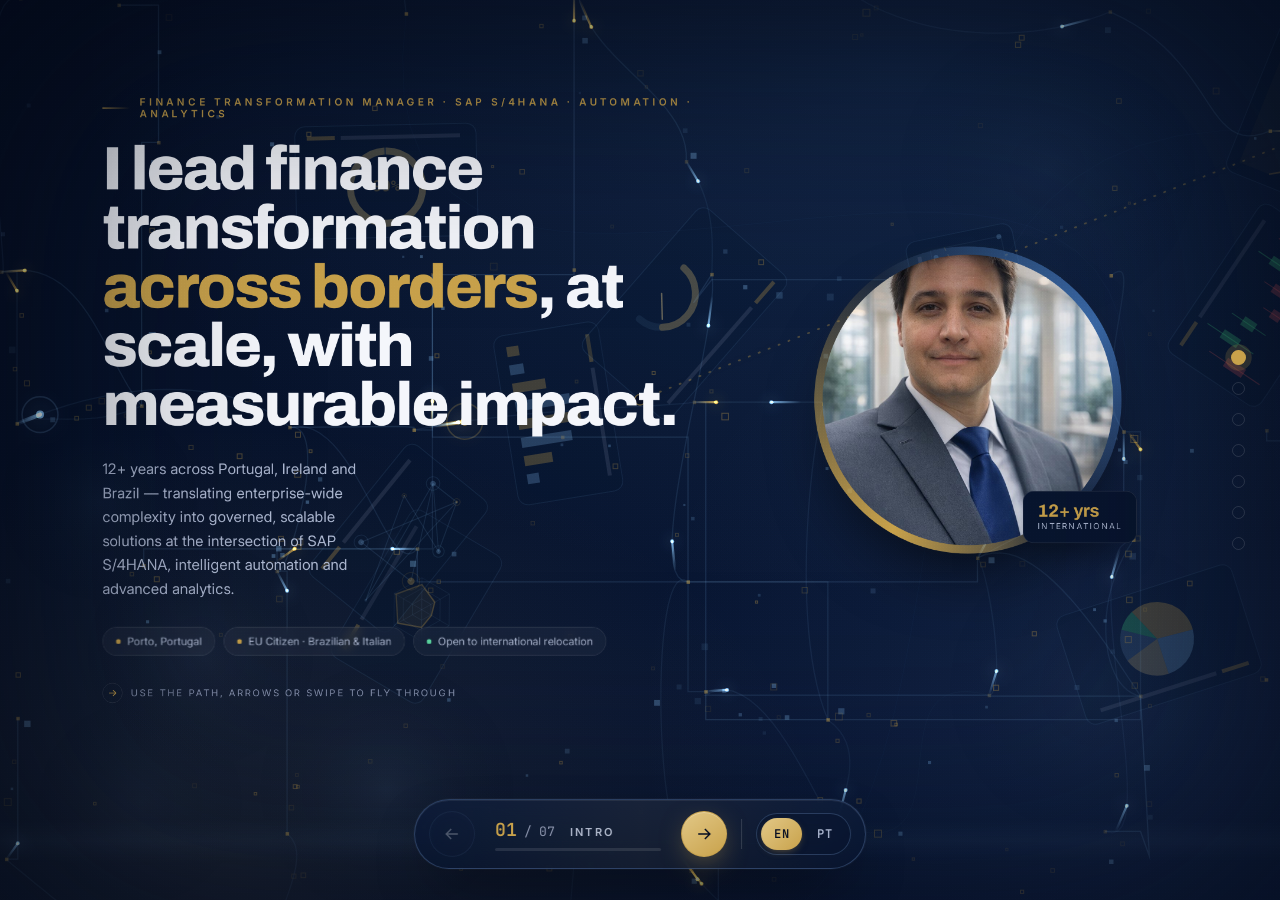
<file: index.html>
<!DOCTYPE html>
<html lang="en">
<head>
<meta charset="UTF-8" />
<meta name="viewport" content="width=device-width, initial-scale=1.0, viewport-fit=cover" />
<title>Marlon B. Siqueira — Finance Transformation Manager</title>
<meta name="description" content="Marlon B. Siqueira — Finance Transformation Manager. SAP S/4HANA, intelligent automation and advanced analytics across multinational SSC/GBS environments. 12+ years international experience. Lean Six Sigma Green Belt." />
<meta name="author" content="Marlon B. Siqueira" />
<meta name="theme-color" content="#06112B" />
<meta property="og:type" content="website" />
<meta property="og:title" content="Marlon B. Siqueira — Finance Transformation Manager" />
<meta property="og:description" content="SAP S/4HANA · Intelligent Automation · Advanced Analytics · SSC/GBS. 12+ years international experience." />
<meta property="og:url" content="https://marlonbsiqueira.github.io/marlonbsiqueira-site/" />
<meta property="og:site_name" content="Marlon B. Siqueira" />
<meta property="og:image" content="https://marlonbsiqueira.github.io/marlonbsiqueira-site/assets/img/og-image.jpg" />
<meta property="og:image:width" content="1200" />
<meta property="og:image:height" content="630" />
<meta property="og:image:alt" content="Marlon B. Siqueira — Finance Transformation Manager" />
<meta name="twitter:card" content="summary_large_image" />
<meta name="twitter:image" content="https://marlonbsiqueira.github.io/marlonbsiqueira-site/assets/img/og-image.jpg" />
<link rel="canonical" href="https://marlonbsiqueira.github.io/marlonbsiqueira-site/" />
<link rel="icon" type="image/png" href="assets/img/favicon.png" />
<link rel="preconnect" href="https://fonts.googleapis.com" />
<link rel="preconnect" href="https://fonts.gstatic.com" crossorigin />
<link href="https://fonts.googleapis.com/css2?family=Archivo:wght@600..900&family=Inter:wght@400..700&family=JetBrains+Mono:wght@500..600&display=swap" rel="stylesheet" />
<link rel="stylesheet" href="css/styles.css" />
</head>
<body>

<!-- ===== ambient layers ===== -->
<div class="sky" aria-hidden="true"></div>
<canvas id="fxCircuit" aria-hidden="true"></canvas>
<canvas id="fxMatrix" aria-hidden="true"></canvas>

<!-- ============ THE ZOOM CANVAS ============ -->
<div class="viewport">
  <div class="world" id="world">

    <!-- depth glyphs -->
    <div class="ghost gold" aria-hidden="true" style="left:5500px;top:1280px;font-size:700px;transform:rotate(-6deg)">12+</div>
    <div class="ghost" aria-hidden="true" style="left:8050px;top:2720px;font-size:360px;transform:rotate(-8deg)">REACH</div>
    <div class="ghost" aria-hidden="true" style="left:6250px;top:4520px;font-size:320px;transform:rotate(6deg)">EUROPE</div>
    <div class="ghost" aria-hidden="true" style="left:1750px;top:3760px;font-size:330px;transform:rotate(-7deg)">LEAN</div>
    <div class="ghost fill" aria-hidden="true" style="left:3500px;top:1040px;font-size:300px;transform:rotate(2deg)">SAP S/4HANA</div>
    <div class="ghost fill" aria-hidden="true" style="left:3900px;top:5060px;font-size:300px;transform:rotate(-1deg)">TRANSFORMATION</div>
    <div class="ghost fill" aria-hidden="true" style="left:6700px;top:780px;font-size:300px;transform:rotate(5deg)">IMPACT</div>

    <!-- connecting path -->
    <svg class="path-svg" id="pathSvg" aria-hidden="true"><polyline class="path-line" id="pathLine" points=""></polyline></svg>

    <!-- ===== STOP 0 — HERO ===== -->
    <section class="stop" id="s-hero" data-x="4100" data-y="2700" data-rot="0" data-screen-label="Hero" aria-label="Introduction">
      <div class="hero">
        <div>
          <p class="eyebrow" data-i18n="hero.eyebrow">Finance Transformation Manager · SAP S/4HANA · Automation · Analytics</p>
          <h1 class="display"><span data-i18n="hero.headline">I lead finance transformation <span class="text-gold">across borders</span>, at scale, with measurable impact.</span></h1>
          <p class="value lede" data-i18n="hero.value">12+ years across Portugal, Ireland and Brazil — translating enterprise-wide complexity into governed, scalable solutions.</p>
          <div class="chips">
            <span class="chip"><span class="d"></span><span data-i18n="hero.chip.loc">Porto, Portugal</span></span>
            <span class="chip"><span class="d"></span><span data-i18n="hero.chip.eu">EU Citizen · Brazilian &amp; Italian</span></span>
            <span class="chip live"><span class="d"></span><span data-i18n="hero.chip.open">Open to international relocation</span></span>
          </div>
          <div class="hint">
            <span class="pulse"><svg class="ico" viewBox="0 0 24 24"><path d="M5 12h14M13 6l6 6-6 6"/></svg></span>
            <span data-i18n="hero.hint">Use the path, arrows or swipe to fly through</span>
          </div>
        </div>

        <!-- PORTRAIT — drop your photo at assets/img/profile.jpg -->
        <div class="portrait">
          <div class="ring">
            <div class="frame">
              <div class="img-ph" aria-hidden="true">
                <span class="pin"><svg class="ico ico-lg" viewBox="0 0 24 24"><path d="M12 21s-7-5.2-7-11a7 7 0 1114 0c0 5.8-7 11-7 11z"/><circle cx="12" cy="10" r="2.5"/></svg></span>
                <code>assets/img/profile.jpg</code>
                <span data-i18n="ph.photo">Drop your portrait here · square, ≥800px</span>
              </div>
              <img src="assets/img/profile.jpg" alt="Marlon B. Siqueira"
                   onerror="this.style.display='none'" onload="this.previousElementSibling.style.display='none'" />
            </div>
          </div>
          <div class="badge"><b data-i18n="hero.badge.years">12+ yrs</b><small data-i18n="hero.badge.label">International</small></div>
        </div>
      </div>
    </section>

    <!-- ===== STOP 1 — IMPACT (matrix rain behind) ===== -->
    <section class="stop" id="s-impact" data-x="6500" data-y="1750" data-rot="-5" data-screen-label="Impact" aria-label="Impact at scale">
      <p class="eyebrow center" data-i18n="impact.eyebrow">Impact at Scale</p>
      <div class="figures">
        <div class="figure"><b>€<span data-count="200">200</span><span class="u">K+</span></b><div class="ln"></div><div class="lab" data-i18n="metric.savings.l">Productivity savings</div></div>
        <div class="figure"><b>~<span data-count="9">9</span><span class="u">FTE</span></b><div class="ln"></div><div class="lab" data-i18n="metric.fte.l">Direct efficiency contribution</div></div>
        <div class="figure"><b><span data-count="15">15</span><span class="u">+</span></b><div class="ln"></div><div class="lab" data-i18n="metric.entities.l">EU entities transformed</div></div>
        <div class="figure"><b><span data-count="20">20</span><span class="u">+</span></b><div class="ln"></div><div class="lab" data-i18n="metric.solutions.l">Automation solutions delivered</div></div>
      </div>
      <p class="note" data-i18n="impact.note">Cumulative outcomes delivered across multinational SSC/GBS programmes.</p>
    </section>

    <!-- ===== STOP 2 — REACH (globe) ===== -->
    <section class="stop" id="s-reach" data-x="6900" data-y="3650" data-rot="4" data-screen-label="Reach" aria-label="Global reach">
      <div class="reach">
        <div>
          <p class="eyebrow" data-i18n="globe.eyebrow">International Profile</p>
          <h2 class="title" data-i18n="globe.title">A career built across borders.</h2>
          <p class="lede" data-i18n="globe.lede">From Belo Horizonte to Dublin to Porto — delivering finance transformation, tax advisory and intelligent automation across fifteen-plus European entities.</p>
          <div class="legend">
            <span><span class="mk mk-red"></span><span data-i18n="globe.legend.worked">Lived &amp; worked</span></span>
            <span><span class="mk mk-green"></span><span data-i18n="globe.legend.visited">Visited</span></span>
          </div>
          <div class="rstats">
            <div class="rstat"><b><span data-count="4">4</span></b><small data-i18n="globe.stat.worked">Countries worked</small></div>
            <div class="rstat"><b><span data-count="15">15</span>+</b><small data-i18n="globe.stat.entities">EU entities served</small></div>
            <div class="rstat"><b><span data-count="30">30</span>+</b><small data-i18n="globe.stat.jurisdictions">EU tax jurisdictions</small></div>
          </div>
        </div>
        <div class="globe-stage"><div id="globeViz"></div></div>
      </div>
    </section>

    <!-- ===== STOP 3 — EXPERIENCE (logo upload slots) ===== -->
    <section class="stop" id="s-exp" data-x="4950" data-y="4550" data-rot="-2" data-screen-label="Experience" aria-label="Professional experience">
      <div class="exp-head">
        <div>
          <p class="eyebrow" data-i18n="exp.eyebrow">Professional Experience</p>
          <h2 class="title" data-i18n="exp.title">A track record across industries and continents.</h2>
        </div>
        <p class="lede" data-i18n="exp.subtitle">From SSC/GBS transformation to strategic FP&amp;A and EU tax advisory.</p>
      </div>
      <div class="roles">
        <div class="role now">
          <div class="logo-slot" data-logo="stellantis"><img src="assets/img/logos/stellantis.webp" alt="Stellantis" onerror="this.remove()" /><span class="lg-ph">STELLANTIS</span></div>
          <div>
            <div class="co">Stellantis<span class="now-dot"></span></div>
            <div class="rl" data-i18n="exp.stellantis.role">Senior Finance &amp; Digital Transformation Specialist</div>
            <div class="mt"><span data-i18n="exp.stellantis.meta">Shared Services Centre of Excellence · Porto</span> · 2020 — •</div>
            <p data-i18n="exp.stellantis.b1">Led SAP S/4HANA finance transformation (R2R, P2P, OTC) across 15+ European entities.</p>
          </div>
        </div>
        <div class="role">
          <div class="logo-slot" data-logo="fyi"><img src="assets/img/logos/fyi.webp" alt="FYI Digital Innovation" onerror="this.remove()" /><span class="lg-ph">FYI</span></div>
          <div>
            <div class="co">FYI Digital Innovation</div>
            <div class="rl" data-i18n="exp.fyi.role">Finance Manager</div>
            <div class="mt"><span data-i18n="exp.fyi.meta">FYI Digital Innovation · Porto</span> · 2019 — 2020</div>
            <p data-i18n="exp.fyi.b1">Built AP/AR, cash-flow forecasting and a control framework from scratch — DSO down 20%.</p>
          </div>
        </div>
        <div class="role">
          <div class="logo-slot" data-logo="renova"><img src="assets/img/logos/renova.webp" alt="Fundação Renova" onerror="this.remove()" /><span class="lg-ph">RENOVA</span></div>
          <div>
            <div class="co">Fundação Renova</div>
            <div class="rl" data-i18n="exp.renova.role">Financial Analyst</div>
            <div class="mt"><span data-i18n="exp.renova.meta">Fundação Renova · Belo Horizonte</span> · 2018 — 2019</div>
            <p data-i18n="exp.renova.b1">Managed budgeting and variance analysis across an R$11B+ portfolio, 40+ cost centres.</p>
          </div>
        </div>
        <div class="role">
          <div class="logo-slot" data-logo="meridian"><img src="assets/img/logos/meridian.webp" alt="Meridian Global Services" onerror="this.remove()" /><span class="lg-ph">MERIDIAN</span></div>
          <div>
            <div class="co">Meridian Global Services</div>
            <div class="rl" data-i18n="exp.meridian.role">VAT Analyst</div>
            <div class="mt"><span data-i18n="exp.meridian.meta">Meridian Global Services · Dublin</span> · 2017 — 2018</div>
            <p data-i18n="exp.meridian.b1">VAT compliance &amp; reclaim across 30+ EU jurisdictions — 100% audit success.</p>
          </div>
        </div>
        <div class="role">
          <div class="logo-slot" data-logo="ale"><img src="assets/img/logos/ale.webp" alt="ALE Combustíveis" onerror="this.remove()" /><span class="lg-ph">ALE</span></div>
          <div>
            <div class="co">ALE Combustíveis</div>
            <div class="rl" data-i18n="exp.ale.role">Senior Cost &amp; Budget Analyst</div>
            <div class="mt"><span data-i18n="exp.ale.meta">ALE Combustíveis · Belo Horizonte</span> · 2014 — 2016</div>
            <p data-i18n="exp.ale.b1">Built cost models across 40+ fuel distribution bases on multi-billion-litre volumes.</p>
          </div>
        </div>
        <div class="role">
          <div class="logo-slot" data-logo="vale"><img src="assets/img/logos/vale.webp" alt="Vale S.A." onerror="this.remove()" /><span class="lg-ph">VALE</span></div>
          <div>
            <div class="co">Vale S.A.</div>
            <div class="rl" data-i18n="exp.vale.role">Continuous Improvement Intern</div>
            <div class="mt"><span data-i18n="exp.vale.meta">Vale S.A. · Minas Gerais</span> · 2012 — 2013</div>
            <p data-i18n="exp.vale.b1">Applied Lean Six Sigma, Kaizen, 5S and PDCA across iron-ore extraction sites.</p>
          </div>
        </div>
      </div>
    </section>

    <!-- ===== STOP 4 — EDUCATION (floating academic icons) ===== -->
    <section class="stop" id="s-edu" data-x="2750" data-y="4250" data-rot="3" data-screen-label="Education" aria-label="Education">
      <div class="edu-fx" aria-hidden="true">
        <span class="efx" style="left:4%;top:14%;animation-delay:0s"><svg viewBox="0 0 24 24"><path d="M2 9l10-5 10 5-10 5z"/><path d="M6 11v5c0 1 3 3 6 3s6-2 6-3v-5"/><path d="M22 9v5"/></svg></span>
        <span class="efx" style="left:86%;top:20%;animation-delay:-3s"><svg viewBox="0 0 24 24"><path d="M4 5a2 2 0 012-2h12v16H6a2 2 0 00-2 2z"/><path d="M18 19v2"/></svg></span>
        <span class="efx" style="left:10%;top:74%;animation-delay:-6s"><svg viewBox="0 0 24 24"><path d="M12 3l8 4-8 4-8-4z"/><path d="M12 11v8"/><circle cx="12" cy="20" r="1.4"/></svg></span>
        <span class="efx" style="left:90%;top:72%;animation-delay:-2s"><svg viewBox="0 0 24 24"><circle cx="12" cy="12" r="3"/><path d="M12 3v3M12 18v3M3 12h3M18 12h3M5 5l2 2M17 17l2 2M19 5l-2 2M7 17l-2 2"/></svg></span>
        <span class="efx" style="left:50%;top:8%;animation-delay:-4.5s"><svg viewBox="0 0 24 24"><path d="M9 18V6l8 6z"/></svg></span>
        <span class="efx" style="left:72%;top:50%;animation-delay:-1.5s"><svg viewBox="0 0 24 24"><circle cx="12" cy="8" r="5"/><path d="M9 13l-1 8 4-2 4 2-1-8"/></svg></span>
        <span class="efx" style="left:26%;top:46%;animation-delay:-5.5s"><svg viewBox="0 0 24 24"><path d="M4 19V5a1 1 0 011-1h14v16H5a1 1 0 01-1-1z"/><path d="M9 4v16"/></svg></span>
      </div>
      <p class="eyebrow" data-i18n="edu.eyebrow">Education &amp; Certifications</p>
      <h2 class="title" data-i18n="edu.title">Academic foundation, certified depth.</h2>
      <div class="edu-grid">
        <div class="degrees">
          <div class="degree">
            <div class="yr" data-i18n="edu.pg.yr">2019 – 2020</div>
            <div>
              <h3 data-i18n="edu.pg.deg">Postgraduate Diploma — Finance &amp; Taxation</h3>
              <p data-i18n="edu.pg.inst">Porto Business School, Portugal</p>
            </div>
          </div>
          <div class="degree">
            <div class="yr" data-i18n="edu.bsc.yr">2009 – 2013</div>
            <div>
              <h3 data-i18n="edu.bsc.deg">BSc Business Administration</h3>
              <p data-i18n="edu.bsc.inst">Faculdade Arnaldo, Brazil</p>
            </div>
          </div>
          <div class="mensa">
            <div class="seal"><span data-i18n="edu.mensa.seal">TOP 2%</span></div>
            <div>
              <h4 data-i18n="edu.mensa.h">Mensa Brasil Member</h4>
              <p data-i18n="edu.mensa.p">Admitted in 2014 at the 98th percentile or above — member MB 1129 of the world's largest high-IQ society.</p>
            </div>
          </div>
        </div>
        <div class="certs">
          <div class="lab" data-i18n="edu.cert.label">Certifications</div>
          <div class="cert-list">
            <span class="cert key">Lean Six Sigma Green Belt</span>
            <span class="cert key">SAP S/4HANA · R2R · P2P · OTC</span>
            <span class="cert">Automation Anywhere Academy</span>
            <span class="cert">Blue Prism Academy</span>
            <span class="cert">Power BI &amp; Advanced DAX</span>
            <span class="cert">VBA Programming</span>
            <span class="cert">Finance &amp; Quantitative Modeling</span>
            <span class="cert">Artificial Intelligence for Business</span>
          </div>
        </div>
      </div>
    </section>

    <!-- ===== STOP 5 — KNOWLEDGE (animated flowchart) ===== -->
    <section class="stop" id="s-skills" data-x="1500" data-y="2700" data-rot="-3" data-screen-label="Knowledge" aria-label="Knowledge & capabilities">
      <p class="eyebrow" data-i18n="sk.eyebrow">Knowledge &amp; Capabilities</p>
      <h2 class="title" data-i18n="sk.title">The technical foundation behind the transformation.</h2>
      <div id="flowChart" class="flow-wrap"></div>
      <div class="sk-grid">
        <div class="cap">
          <div class="lab" data-i18n="sk.cap.auto">Automation &amp; Analytics</div>
          <div class="cloud">
            <span class="tagx s">RPA · Automation Anywhere</span><span class="tagx">Blue Prism</span>
            <span class="tagx">Power Platform</span><span class="tagx s">Power BI &amp; DAX</span>
            <span class="tagx">VBA (Expert)</span><span class="tagx">Python</span><span class="tagx">SQL</span>
          </div>
        </div>
        <div class="cap">
          <div class="lab" data-i18n="sk.cap.method">Continuous Improvement</div>
          <div class="cloud">
            <span class="tagx s">Lean Six Sigma · Green Belt</span><span class="tagx">DMAIC</span>
            <span class="tagx">Value Stream Mapping</span><span class="tagx">Kaizen · 5S · PDCA</span>
            <span class="tagx">Pareto · Ishikawa</span>
          </div>
        </div>
      </div>
    </section>

    <!-- ===== STOP 6 — CONTACT ===== -->
    <section class="stop" id="s-contact" data-x="2500" data-y="1500" data-rot="2" data-screen-label="Contact" aria-label="Contact">
      <p class="eyebrow center" data-i18n="ct.eyebrow">Let's Connect</p>
      <h2 class="display signoff"><span data-i18n="ct.signoff">Let's discuss your next <span class="text-gold">transformation.</span></span></h2>
      <p class="lede" data-i18n="ct.lede">Always open to meaningful professional conversations — finance transformation, automation, analytics or knowledge sharing.</p>
      <div class="clinks">
        <a class="clink" href="https://marlonbsiqueira.github.io/marlonbsiqueira" target="_blank" rel="noopener">
          <span class="ic"><svg class="ico ico-lg" viewBox="0 0 24 24"><circle cx="12" cy="12" r="9"/><path d="M3 12h18M12 3c2.5 2.5 2.5 15 0 18M12 3c-2.5 2.5-2.5 15 0 18"/></svg></span>
          <span><span class="lab" data-i18n="ct.site.l">Portfolio</span><br /><span class="val">marlonbsiqueira.github.io</span></span>
        </a>
      </div>
      <div class="csocial">
        <a class="ic" role="img" aria-label="LinkedIn"><svg class="ico ico-lg" viewBox="0 0 24 24"><rect x="3" y="3" width="18" height="18" rx="3"/><path d="M7 10v7M7 7v.01M11 17v-4a2 2 0 014 0v4M11 17v-7" stroke-linecap="round"/></svg></a>
        <a class="ic" role="img" aria-label="YouTube"><svg class="ico ico-lg" viewBox="0 0 24 24"><rect x="2.5" y="5.5" width="19" height="13" rx="4"/><path d="M10 9.5v5l4.5-2.5z" stroke-linejoin="round"/></svg></a>
      </div>
      <p class="foot" data-i18n="ct.foot">Lean Six Sigma Green Belt · Full EU Work Authorisation · Open to international relocation</p>
    </section>

  </div>
</div>

<div class="vignette" aria-hidden="true"></div>
<div class="grain" aria-hidden="true"></div>

<!-- ============ PATH RAIL ============ -->
<nav class="rail" id="rail" aria-label="Sections"></nav>

<!-- ============ CENTERED TECH CONSOLE ============ -->
<nav class="console" aria-label="Navigation">
  <button class="cbtn" id="btnBack" aria-label="Back" disabled>
    <svg class="ico" viewBox="0 0 24 24"><path d="M19 12H5M11 6l-6 6 6 6"/></svg>
  </button>

  <div class="readout">
    <div class="ro-top">
      <span class="ro-idx" id="curIndex">01</span>
      <span class="ro-sep">/</span>
      <span class="ro-total">07</span>
      <span class="ro-name" id="curName" data-i18n="dot.1">Intro</span>
    </div>
    <div class="ro-track"><div class="ro-fill" id="roFill"></div></div>
  </div>

  <button class="cbtn cbtn-next" id="btnNext" aria-label="Next">
    <svg class="ico" viewBox="0 0 24 24"><path d="M5 12h14M13 6l6 6-6 6"/></svg>
  </button>

  <span class="console-div" aria-hidden="true"></span>

  <div class="lang" role="group" aria-label="Language">
    <button data-lang="en" class="active" aria-pressed="true">EN</button>
    <button data-lang="pt" aria-pressed="false">PT</button>
  </div>
</nav>

<!-- ============ LIBRARIES ============ -->
<script defer src="assets/vendor/globe.gl.min.js"></script>
<!-- ============ APP ============ -->
<script defer src="js/fx.js"></script>
<script defer src="js/i18n.js"></script>
<script defer src="js/main.js"></script>
</body>
</html>
</file>
<file: css/styles.css>
/* =============================================================
   MARLON B. SIQUEIRA — Cinematic zoom presentation (Prezi-style)
   A single spatial canvas the camera flies & zooms through.
   ============================================================= */

:root{
  --navy-900:#050D22;
  --navy-800:#08152F;
  --navy-700:#0A1A3D;
  --navy-600:#11264F;
  --gold:#C9A24B;
  --gold-soft:#E2C887;
  --steel:#3E6FB0;
  --steel-soft:#7BA0D4;
  --ink:#F4F6FB;
  --muted:#AEB9D2;
  --faint:#8A95B1;   /* >= 5:1 on the navy stage (was 4.3:1) */
  --line:rgba(255,255,255,.12);
  --line-soft:rgba(255,255,255,.07);
  --font-display:'Archivo',-apple-system,BlinkMacSystemFont,sans-serif;
  --font-body:'Inter',-apple-system,BlinkMacSystemFont,sans-serif;
  --cam:cubic-bezier(.76,.02,.18,1);
  --ease:cubic-bezier(.22,1,.36,1);
}

*,*::before,*::after{box-sizing:border-box;margin:0;padding:0}
html,body{height:100%}
body{
  font-family:var(--font-body);
  background:var(--navy-900);
  color:var(--ink);
  overflow:hidden;
  -webkit-font-smoothing:antialiased;
  text-rendering:optimizeLegibility;
}
img{display:block;max-width:100%}
a{color:inherit;text-decoration:none}
button{font-family:inherit;color:inherit;background:none;border:none;cursor:pointer}
::selection{background:var(--gold);color:var(--navy-900)}

.viewport{position:fixed;inset:0;overflow:hidden;z-index:1}
.sky{
  position:fixed;inset:0;z-index:0;pointer-events:none;
  background:
    radial-gradient(1400px 900px at 70% 8%, rgba(62,111,176,.22), transparent 58%),
    radial-gradient(1100px 800px at 18% 96%, rgba(201,162,75,.10), transparent 55%),
    radial-gradient(900px 900px at 92% 80%, rgba(123,160,212,.10), transparent 60%),
    linear-gradient(160deg,#060f24 0%, #08152F 50%, #0A1A3D 100%);
}
.vignette{position:fixed;inset:0;z-index:30;pointer-events:none;
  box-shadow:inset 0 0 240px 40px rgba(3,8,20,.75);}
.grain{position:fixed;inset:0;z-index:30;pointer-events:none;opacity:.5;mix-blend-mode:overlay;
  background-image:radial-gradient(rgba(255,255,255,.05) 1px,transparent 1px);background-size:3px 3px;}

.world{
  position:absolute;top:0;left:0;
  transform-origin:0 0;
  will-change:transform;
  transition:transform 1.65s var(--cam);
}
.world.instant{transition:none}

.ghost{
  position:absolute;transform-origin:center;pointer-events:none;
  font-family:var(--font-display);font-weight:900;letter-spacing:-.04em;
  color:transparent;-webkit-text-stroke:2px rgba(255,255,255,.05);
  white-space:nowrap;user-select:none;
}
.ghost.fill{color:rgba(255,255,255,.022);-webkit-text-stroke:0}
.ghost.gold{-webkit-text-stroke-color:rgba(201,162,75,.14)}

.path-svg{position:absolute;top:0;left:0;overflow:visible;pointer-events:none}
.path-line{fill:none;stroke:rgba(201,162,75,.34);stroke-width:3;
  stroke-dasharray:2 16;stroke-linecap:round;
  filter:drop-shadow(0 0 6px rgba(201,162,75,.25));}
.path-node{fill:var(--navy-900);stroke:rgba(201,162,75,.55);stroke-width:2}

.stop{position:absolute;top:0;left:0;transform-origin:center}
.stop-pad{padding:0}

.eyebrow{
  display:inline-flex;align-items:center;gap:16px;
  font-size:17px;letter-spacing:.34em;text-transform:uppercase;
  color:var(--gold);font-weight:600;
}
.eyebrow::before{content:"";width:54px;height:2px;background:linear-gradient(90deg,var(--gold),transparent)}
.eyebrow.center{justify-content:center}
.eyebrow.center::after{content:"";width:54px;height:2px;background:linear-gradient(270deg,var(--gold),transparent)}

.kicker{font-size:18px;letter-spacing:.3em;text-transform:uppercase;color:var(--faint);font-weight:600}
.display{font-family:var(--font-display);font-weight:800;letter-spacing:-.03em;line-height:.96;color:var(--ink)}
.title{font-family:var(--font-display);font-weight:800;letter-spacing:-.025em;line-height:1.0}
.lede{color:var(--muted);line-height:1.62}
.text-gold{color:var(--gold)}
.hair{height:1px;background:var(--line);border:0}

/* ===== HERO ===== */
#s-hero{width:1820px}
.hero{display:grid;grid-template-columns:1.18fr .82fr;gap:90px;align-items:center}
.hero .eyebrow{margin-bottom:34px}
.hero h1{font-size:104px;margin-bottom:38px}
.hero .value{font-size:25px;max-width:30ch;margin-bottom:44px}
.hero .chips{display:flex;flex-wrap:wrap;gap:14px}
.chip{
  display:inline-flex;align-items:center;gap:11px;font-size:18px;color:var(--muted);
  padding:13px 22px;border:1px solid var(--line);border-radius:999px;
  background:rgba(255,255,255,.04);
  backdrop-filter:blur(10px);-webkit-backdrop-filter:blur(10px);
  transition:border-color .3s var(--ease),background .3s var(--ease),color .3s var(--ease),transform .3s var(--ease);
}
.chip:hover{border-color:rgba(201,162,75,.5);color:var(--gold-soft);background:rgba(201,162,75,.06);transform:translateY(-2px)}
.chip .d{width:8px;height:8px;border-radius:50%;background:var(--gold)}
.chip.live .d{background:#5BD6A0}

.portrait{position:relative;width:520px;height:520px;justify-self:center}
.portrait .ring{position:absolute;inset:0;border-radius:50%;padding:14px;
  background:conic-gradient(from 210deg,var(--gold),rgba(201,162,75,.04) 32%,var(--steel) 58%,rgba(201,162,75,.04) 80%,var(--gold));
  box-shadow:0 60px 120px -50px rgba(0,0,0,.8)}
.portrait .ring::after{content:"";position:absolute;inset:-46px;border-radius:50%;z-index:-1;
  background:radial-gradient(circle,rgba(201,162,75,.22),transparent 64%);filter:blur(8px)}
.portrait .frame{position:relative;width:100%;height:100%;border-radius:50%;overflow:hidden;background:var(--navy-700)}
.portrait .frame img{width:100%;height:100%;object-fit:cover}
.img-ph{position:absolute;inset:0;display:flex;flex-direction:column;align-items:center;justify-content:center;
  gap:16px;text-align:center;padding:30px;
  background-color:var(--navy-700);
  background-image:repeating-linear-gradient(135deg,rgba(255,255,255,.04) 0 12px,transparent 12px 24px);color:var(--faint)}
.img-ph .pin{width:58px;height:58px;border-radius:50%;border:2px dashed var(--gold);display:grid;place-items:center;color:var(--gold)}
.img-ph code{font-family:ui-monospace,Menlo,monospace;font-size:17px;color:var(--gold-soft)}
.img-ph span{font-size:16px;letter-spacing:.16em;text-transform:uppercase;max-width:18ch;line-height:1.5}
.portrait .badge{position:absolute;bottom:18px;right:-26px;background:var(--navy-800);
  border:1px solid var(--line);border-radius:18px;padding:18px 24px;box-shadow:0 30px 60px -30px rgba(0,0,0,.8)}
.portrait .badge b{font-family:var(--font-display);color:var(--gold);font-size:30px;display:block;line-height:1}
.portrait .badge small{font-size:14px;letter-spacing:.16em;text-transform:uppercase;color:var(--muted)}

.hint{display:flex;align-items:center;gap:14px;font-size:16px;letter-spacing:.2em;
  text-transform:uppercase;color:var(--faint);margin-top:46px}
.hint .pulse{width:34px;height:34px;border-radius:50%;border:1px solid var(--line);display:grid;place-items:center;color:var(--gold)}

/* ===== IMPACT ===== */
#s-impact{width:1560px;text-align:center}
#s-impact .eyebrow{margin-bottom:48px}
.figures{display:grid;grid-template-columns:repeat(4,1fr);gap:48px}
.figure b{font-family:var(--font-display);font-weight:800;font-size:118px;line-height:.9;
  color:var(--ink);display:block;letter-spacing:-.04em}
.figure b .u{color:var(--gold);font-size:.46em;vertical-align:.18em;margin-left:2px}
.figure .lab{font-size:18px;color:var(--muted);margin-top:18px;letter-spacing:.02em;line-height:1.4}
.figure .ln{width:46px;height:3px;background:var(--gold);margin:24px auto 0;border-radius:2px;opacity:.7}
#s-impact .note{font-size:20px;color:var(--faint);margin-top:54px;letter-spacing:.04em}

/* ===== REACH ===== */
#s-reach{width:1640px}
.reach{display:grid;grid-template-columns:.92fr 1.08fr;gap:80px;align-items:center}
.reach .eyebrow{margin-bottom:30px}
.reach h2{font-size:72px;margin-bottom:30px}
.reach .lede{font-size:23px;max-width:34ch;margin-bottom:40px}
.legend{display:flex;flex-wrap:wrap;gap:14px;margin-bottom:44px}
.legend span{display:inline-flex;align-items:center;gap:11px;font-size:18px;color:var(--muted)}
.legend .mk{width:11px;height:11px;border-radius:3px}
.rstats{display:flex;gap:60px}
.rstat b{font-family:var(--font-display);font-size:62px;color:var(--gold);display:block;line-height:1}
.rstat small{font-size:18px;color:var(--muted);margin-top:10px;display:block}
.globe-stage{position:relative;width:660px;height:660px;justify-self:center}
#globeViz{position:absolute;inset:0}

/* ===== EXPERIENCE ===== */
#s-exp{width:1880px}
.exp-head{display:flex;justify-content:space-between;align-items:flex-end;gap:50px;margin-bottom:48px}
.exp-head h2{font-size:74px;max-width:18ch}
.exp-head .eyebrow{margin-bottom:26px}
.exp-head .lede{font-size:21px;max-width:30ch}
.roles{display:grid;grid-template-columns:1fr 1fr;gap:0 90px}
.role{padding:30px 0;border-top:1px solid var(--line);display:grid;grid-template-columns:auto 1fr;gap:32px;align-items:start}
.role .yr{font-family:var(--font-display);font-size:21px;color:var(--gold);white-space:nowrap;padding-top:5px;letter-spacing:.01em}
.role .co{font-family:var(--font-display);font-weight:700;font-size:32px;line-height:1.05}
.role .rl{font-size:19px;color:var(--steel-soft);font-weight:600;margin-top:6px}
.role .mt{font-size:16px;color:var(--faint);margin-top:4px;letter-spacing:.04em}
.role p{font-size:18px;color:var(--muted);line-height:1.55;margin-top:14px;max-width:46ch}
.role.now .co::after{content:"";display:inline-block;width:9px;height:9px;border-radius:50%;
  background:#5BD6A0;margin-left:12px;vertical-align:middle;box-shadow:0 0 0 4px rgba(91,214,160,.18)}

/* ===== EDUCATION ===== */
#s-edu{width:1600px}
#s-edu .eyebrow{margin-bottom:26px}
#s-edu h2{font-size:72px;margin-bottom:54px}
.edu-grid{display:grid;grid-template-columns:1fr 1fr;gap:54px;align-items:start}
.degrees{display:flex;flex-direction:column;gap:38px}
.degree{display:grid;grid-template-columns:auto 1fr;gap:30px;align-items:baseline}
.degree .yr{font-family:var(--font-display);font-size:20px;color:var(--gold);white-space:nowrap}
.degree h3{font-family:var(--font-display);font-size:34px;line-height:1.1;margin-bottom:8px}
.degree p{font-size:19px;color:var(--muted)}
.mensa{display:flex;gap:26px;align-items:center;border-top:1px solid var(--line);padding-top:34px;margin-top:6px}
.mensa .seal{flex:0 0 auto;width:88px;height:88px;border-radius:50%;border:2px solid var(--gold);
  display:grid;place-items:center;color:var(--gold);font-family:var(--font-display);font-weight:800;font-size:18px}
.mensa h4{font-family:var(--font-display);font-size:26px;margin-bottom:8px}
.mensa p{font-size:18px;color:var(--muted);line-height:1.5;max-width:40ch}
.certs .lab{font-size:16px;letter-spacing:.2em;text-transform:uppercase;color:var(--faint);margin-bottom:24px;font-weight:600}
.cert-list{display:flex;flex-wrap:wrap;gap:13px}
.cert{
  font-size:18px;color:var(--muted);padding:13px 20px;border:1px solid var(--line);border-radius:12px;
  background:rgba(255,255,255,.03);
  transition:border-color .3s var(--ease),background .3s var(--ease),color .3s var(--ease),transform .3s var(--ease);
}
.cert:hover{border-color:rgba(123,160,212,.45);color:var(--ink);background:rgba(62,111,176,.08);transform:translateY(-2px)}
.cert.key{border-color:rgba(201,162,75,.45);color:var(--gold-soft);background:rgba(201,162,75,.05)}
.cert.key:hover{border-color:rgba(201,162,75,.75);background:rgba(201,162,75,.10);color:var(--gold)}

/* ===== SKILLS ===== */
#s-skills{width:1720px}
#s-skills .eyebrow{margin-bottom:26px}
#s-skills h2{font-size:70px;margin-bottom:54px}
.sk-grid{display:grid;grid-template-columns:1.05fr .95fr;gap:80px;align-items:start}
.cap{margin-bottom:42px}
.cap:last-child{margin-bottom:0}
.cap .lab{font-size:17px;letter-spacing:.2em;text-transform:uppercase;color:var(--gold);font-weight:600;
  margin-bottom:22px;display:flex;align-items:center;gap:16px}
.cap .lab::after{content:"";flex:1;height:1px;background:var(--line)}
.cloud{display:flex;flex-wrap:wrap;gap:13px}
.tagx{
  font-size:19px;color:var(--muted);padding:13px 21px;border:1px solid var(--line);border-radius:12px;
  background:rgba(255,255,255,.03);
  transition:border-color .3s var(--ease),background .3s var(--ease),color .3s var(--ease),transform .3s var(--ease);
}
.tagx:hover{border-color:rgba(123,160,212,.4);color:var(--ink);background:rgba(62,111,176,.07);transform:translateY(-2px)}
.tagx.s{border-color:rgba(201,162,75,.4);color:var(--gold-soft);background:rgba(201,162,75,.05)}
.tagx.s:hover{border-color:rgba(201,162,75,.65);background:rgba(201,162,75,.10);color:var(--gold)}
.bars{display:flex;flex-direction:column;gap:26px}
.bar .top{display:flex;justify-content:space-between;align-items:baseline;margin-bottom:12px}
.bar .nm{font-size:20px;color:var(--ink);font-weight:500}
.bar .lv{font-size:15px;letter-spacing:.14em;text-transform:uppercase;color:var(--faint)}
.bar .tr{height:8px;border-radius:999px;background:rgba(255,255,255,.07);overflow:hidden}
.bar .fl{height:100%;width:0;border-radius:999px;background:linear-gradient(90deg,var(--steel),var(--gold));transition:width 1.2s var(--cam)}

/* ===== CONTACT ===== */
#s-contact{width:1500px;text-align:center}
#s-contact .eyebrow{margin-bottom:34px}
#s-contact .signoff{font-size:92px;line-height:1.02;margin-bottom:38px}
#s-contact .lede{font-size:24px;max-width:40ch;margin:0 auto 56px}
.clinks{display:flex;flex-wrap:wrap;gap:20px;justify-content:center;margin-bottom:56px}
.clink{
  display:inline-flex;align-items:center;gap:18px;
  border:1px solid rgba(255,255,255,.10);border-radius:20px;
  background:rgba(8,15,38,.60);padding:22px 30px;
  backdrop-filter:blur(18px);-webkit-backdrop-filter:blur(18px);
  transition:border-color .35s var(--ease),transform .35s var(--ease),background .35s var(--ease),box-shadow .35s var(--ease);
  min-width:300px;
  box-shadow:0 8px 32px -12px rgba(0,0,0,.6),inset 0 1px 0 rgba(255,255,255,.06);
}
.clink:hover{
  border-color:rgba(201,162,75,.55);
  transform:translateY(-4px);
  background:rgba(201,162,75,.06);
  box-shadow:0 18px 48px -16px rgba(0,0,0,.7),0 0 0 1px rgba(201,162,75,.22),inset 0 1px 0 rgba(255,255,255,.08);
}
.clink .ic{
  width:54px;height:54px;border-radius:14px;border:1px solid rgba(255,255,255,.10);
  display:grid;place-items:center;color:var(--gold);flex:0 0 auto;
  background:rgba(201,162,75,.08);
  transition:border-color .35s var(--ease),background .35s var(--ease);
}
.clink:hover .ic{border-color:rgba(201,162,75,.45);background:rgba(201,162,75,.14)}
.clink .lab{font-size:15px;letter-spacing:.14em;text-transform:uppercase;color:var(--faint)}
.clink .val{font-size:21px;color:var(--ink);font-weight:500;text-align:left}
.csocial{display:flex;gap:16px;justify-content:center;margin:-24px 0 56px}
.csocial .ic{
  width:54px;height:54px;border-radius:14px;border:1px solid rgba(255,255,255,.10);
  display:grid;place-items:center;color:var(--gold);background:rgba(201,162,75,.08);
}
.foot{font-size:18px;color:var(--faint);letter-spacing:.04em}

/* ===== CHROME ===== */
.topbar{position:fixed;top:0;left:0;right:0;z-index:40;display:flex;align-items:center;justify-content:space-between;
  padding:clamp(18px,2.4vw,30px) clamp(22px,4vw,56px);pointer-events:none}
.topbar::before{content:"";position:absolute;inset:0;z-index:-1;
  background:linear-gradient(180deg,rgba(6,13,34,.92),transparent);
  -webkit-mask:linear-gradient(180deg,#000 55%,transparent);mask:linear-gradient(180deg,#000 55%,transparent)}
.brand{pointer-events:auto;display:flex;align-items:center;gap:14px;font-family:var(--font-display);font-weight:700;font-size:17px}
.brand .mono{width:40px;height:40px;border-radius:50%;display:grid;place-items:center;border:1px solid var(--gold);
  color:var(--gold);font-size:14px;background:rgba(201,162,75,.06)}
.brand small{display:block;font-family:var(--font-body);font-weight:500;font-size:12px;letter-spacing:.18em;
  text-transform:uppercase;color:var(--faint);margin-top:2px}
.lang{pointer-events:auto;display:inline-flex;border:1px solid var(--line);border-radius:999px;
  background:rgba(8,21,47,.6);backdrop-filter:blur(14px);-webkit-backdrop-filter:blur(14px);padding:5px;gap:2px}
.lang button{font-size:13px;font-weight:600;letter-spacing:.08em;padding:9px 17px;border-radius:999px;color:var(--muted);
  transition:color .25s var(--ease),background .25s var(--ease),box-shadow .25s var(--ease)}
.lang button.active{background:var(--gold);color:var(--navy-900);box-shadow:0 4px 14px -4px rgba(201,162,75,.55)}
.lang button:not(.active):hover{color:var(--ink)}

.rail{position:fixed;right:clamp(18px,2.3vw,32px);top:50%;transform:translateY(-50%);z-index:40;
  display:flex;flex-direction:column;gap:7px}
/* 24x24 hit area (WCAG 2.2 target size); the visible dot is drawn by ::before */
.rail button{width:24px;height:24px;padding:0;border:0;background:none;position:relative;cursor:pointer;--dot:13px}
.rail button::before{content:"";position:absolute;left:50%;top:50%;width:var(--dot);height:var(--dot);
  margin:calc(var(--dot) / -2) 0 0 calc(var(--dot) / -2);border-radius:50%;border:1px solid var(--line);box-sizing:border-box;
  transition:background .35s var(--ease),border-color .35s var(--ease),box-shadow .35s var(--ease),transform .35s var(--ease)}
.rail button::after{content:attr(data-label);position:absolute;right:30px;top:50%;transform:translateY(-50%) translateX(6px);
  font-size:12px;letter-spacing:.18em;text-transform:uppercase;color:var(--muted);white-space:nowrap;opacity:0;transition:.3s;pointer-events:none}
.rail button:hover::after{opacity:1;transform:translateY(-50%)}
/* touch screens keep :hover after a tap, which left the label over the content */
@media (hover:none){.rail button::after{display:none}}
.rail button.active::before{background:var(--gold);border-color:var(--gold);box-shadow:0 0 0 5px rgba(201,162,75,.18);transform:scale(1.15)}

.nav{position:fixed;bottom:0;left:0;right:0;z-index:40;display:flex;align-items:center;justify-content:space-between;
  padding:clamp(18px,2.4vw,30px) clamp(22px,4vw,56px);pointer-events:none}
.nav::before{content:"";position:absolute;inset:0;z-index:-1;
  background:linear-gradient(0deg,rgba(6,13,34,.92),transparent);
  -webkit-mask:linear-gradient(0deg,#000 55%,transparent);mask:linear-gradient(0deg,#000 55%,transparent)}
.counter{pointer-events:auto;font-family:var(--font-display);font-size:14px;color:var(--faint);letter-spacing:.06em}
.counter b{color:var(--ink);font-size:16px}
.nav-btns{display:flex;gap:12px;pointer-events:auto}
.btn{
  display:inline-flex;align-items:center;gap:11px;font-weight:600;font-size:15px;padding:15px 26px;border-radius:999px;
  border:1px solid rgba(255,255,255,.12);color:var(--ink);
  background:rgba(8,21,47,.65);backdrop-filter:blur(18px);-webkit-backdrop-filter:blur(18px);
  box-shadow:0 4px 20px -8px rgba(0,0,0,.6),inset 0 1px 0 rgba(255,255,255,.07);
  transition:transform .3s var(--cam),border-color .3s var(--ease),background .3s var(--ease),box-shadow .3s var(--ease),opacity .3s;
  position:relative;overflow:hidden;
}
.btn::after{content:"";position:absolute;inset:0;border-radius:inherit;
  background:linear-gradient(135deg,rgba(255,255,255,.07),transparent 60%);pointer-events:none}
.btn:hover{
  transform:translateY(-2px);border-color:rgba(123,160,212,.55);
  background:rgba(62,111,176,.14);
  box-shadow:0 10px 32px -10px rgba(0,0,0,.65),0 0 0 1px rgba(123,160,212,.22),inset 0 1px 0 rgba(255,255,255,.10);
}
.btn:disabled{opacity:.32;cursor:default;transform:none}
.btn .ar{transition:transform .3s var(--cam)}
.btn:hover .ar{transform:translateX(4px)}
.btn-back:hover .ar{transform:translateX(-4px)}
.btn-gold{
  background:linear-gradient(135deg,var(--gold-soft) 0%,var(--gold) 100%);
  border-color:rgba(255,255,255,.18);color:var(--navy-900);
  box-shadow:0 10px 32px -10px rgba(201,162,75,.6),inset 0 1px 0 rgba(255,255,255,.25);
}
.btn-gold::after{background:linear-gradient(135deg,rgba(255,255,255,.22),transparent 55%);opacity:1}
.btn-gold:hover{
  background:linear-gradient(135deg,#f0da99 0%,var(--gold-soft) 100%);
  border-color:rgba(255,255,255,.25);
  box-shadow:0 16px 40px -12px rgba(201,162,75,.75),0 0 0 1px rgba(255,255,255,.18),inset 0 1px 0 rgba(255,255,255,.30);
}

.ico{width:20px;height:20px;stroke:currentColor;stroke-width:1.7;fill:none}
.ico-lg{width:24px;height:24px}

@media (prefers-reduced-motion:reduce){
  .world{transition:none}
  *{animation-duration:.001ms !important;transition-duration:.001ms !important}
}
:focus-visible{outline:2px solid var(--gold);outline-offset:4px;border-radius:6px}

@media (max-width:760px){
  .brand small{display:none}
  .counter{display:none}
  .rail{right:8px;gap:1px}
  .rail button{--dot:11px}
}

@media (max-width:860px){
  #s-hero{width:760px}
  .hero{grid-template-columns:1fr;gap:46px}
  .hero h1{font-size:64px;margin-bottom:30px}
  .hero .value{font-size:23px;max-width:38ch;margin-bottom:36px}
  .portrait{width:300px;height:300px;order:-1}
  .portrait .badge{right:0}
  .hint{margin-top:36px}
  #s-impact{width:760px}
  .figures{grid-template-columns:1fr 1fr;gap:44px 36px}
  .figure b{font-size:84px}
  #s-reach{width:780px}
  .reach{grid-template-columns:1fr;gap:42px}
  .globe-stage{width:440px;height:440px;order:-1;justify-self:center}
  .reach h2{font-size:54px}
  .rstats{gap:44px}
  #s-exp{width:840px}
  .exp-head{flex-direction:column;align-items:flex-start;gap:18px;margin-bottom:36px}
  .exp-head h2{font-size:52px}
  .roles{grid-template-columns:1fr}
  .role:first-child{border-top:0}
  #s-edu{width:780px}
  #s-edu h2{font-size:54px;margin-bottom:40px}
  .edu-grid{grid-template-columns:1fr;gap:42px}
  #s-skills{width:800px}
  #s-skills h2{font-size:52px;margin-bottom:40px}
  .sk-grid{grid-template-columns:1fr;gap:50px}
  #s-contact{width:780px}
  #s-contact .signoff{font-size:62px}
  .clink{min-width:0;width:100%}
}

/* ===== FX ===== */
#fxCircuit{position:fixed;inset:0;z-index:1;pointer-events:none}
#fxMatrix{position:fixed;inset:0;z-index:2;pointer-events:none;
  /* clear the band where the chapter text sits; rain stays at the edges */
  -webkit-mask:radial-gradient(ellipse 60% 44% at 50% 50%, transparent 0%, rgba(0,0,0,.12) 55%, #000 88%);
          mask:radial-gradient(ellipse 60% 44% at 50% 50%, transparent 0%, rgba(0,0,0,.12) 55%, #000 88%)}
@media (max-width:760px){
  /* on phones the text spans the full width: keep rain to the top and bottom */
  #fxMatrix{
    -webkit-mask:linear-gradient(#000 0%, rgba(0,0,0,.35) 22%, transparent 32%, transparent 76%, rgba(0,0,0,.35) 86%, #000 100%);
            mask:linear-gradient(#000 0%, rgba(0,0,0,.35) 22%, transparent 32%, transparent 76%, rgba(0,0,0,.35) 86%, #000 100%)}
}
.viewport{z-index:3}
.vignette,.grain{z-index:31}

/* ===== CONSOLE ===== */
.console{
  position:fixed;left:50%;bottom:clamp(20px,3.4vh,40px);transform:translateX(-50%);
  z-index:42;display:flex;align-items:center;gap:14px;
  padding:11px 14px;border-radius:999px;
  background:linear-gradient(180deg, rgba(13,28,58,.88), rgba(8,21,47,.88));
  border:1px solid rgba(123,160,212,.30);
  box-shadow:0 24px 60px -24px rgba(0,0,0,.80),0 0 0 1px rgba(255,255,255,.03),
             inset 0 1px 0 rgba(255,255,255,.07);
  backdrop-filter:blur(20px);-webkit-backdrop-filter:blur(20px);
}
.console::before{
  content:"";position:absolute;inset:0;border-radius:999px;pointer-events:none;
  background:linear-gradient(90deg, transparent, rgba(201,162,75,.08), transparent);
  opacity:.8;
}
.cbtn{
  width:46px;height:46px;border-radius:50%;display:grid;place-items:center;
  color:var(--ink);
  border:1px solid rgba(123,160,212,.28);
  background:rgba(255,255,255,.04);
  backdrop-filter:blur(12px);-webkit-backdrop-filter:blur(12px);
  position:relative;
  transition:transform .28s var(--ease),border-color .28s var(--ease),box-shadow .28s var(--ease),background .28s var(--ease),opacity .25s;
  box-shadow:0 2px 10px -4px rgba(0,0,0,.5),inset 0 1px 0 rgba(255,255,255,.08);
}
.cbtn::after{
  content:"";position:absolute;inset:-3px;border-radius:50%;
  border:1px solid rgba(201,162,75,0);
  transition:border-color .28s var(--ease),box-shadow .28s var(--ease);
}
.cbtn:hover{
  transform:translateY(-2px) scale(1.06);
  border-color:rgba(201,162,75,.65);
  background:rgba(201,162,75,.08);
  box-shadow:0 8px 24px -8px rgba(0,0,0,.55),0 0 16px -4px rgba(201,162,75,.25),inset 0 1px 0 rgba(255,255,255,.10);
}
.cbtn:hover::after{border-color:rgba(201,162,75,.35);box-shadow:0 0 0 4px rgba(201,162,75,.08)}
.cbtn:active{transform:translateY(0) scale(1);transition-duration:.1s}
.cbtn:disabled{opacity:.28;cursor:default;transform:none;box-shadow:none}
.cbtn-next{
  color:var(--navy-900);
  border-color:rgba(201,162,75,.8);
  background:linear-gradient(145deg,var(--gold-soft) 0%,var(--gold) 100%);
  box-shadow:0 8px 28px -8px rgba(201,162,75,.65),inset 0 1px 0 rgba(255,255,255,.25);
}
.cbtn-next::after{display:none}
.cbtn-next:hover{
  transform:translateY(-2px) scale(1.08);
  background:linear-gradient(145deg,#f5e4a8 0%,var(--gold-soft) 100%);
  border-color:rgba(255,255,255,.22);
  box-shadow:0 14px 38px -10px rgba(201,162,75,.80),inset 0 1px 0 rgba(255,255,255,.30);
}
.cbtn .ico{width:20px;height:20px}

.readout{display:flex;flex-direction:column;gap:7px;min-width:178px;padding:0 6px}
.ro-top{display:flex;align-items:baseline;gap:7px;font-family:'JetBrains Mono',ui-monospace,monospace}
.ro-idx{font-size:18px;font-weight:600;color:var(--gold)}
.ro-sep,.ro-total{font-size:13px;color:var(--faint)}
.ro-name{margin-left:8px;font-family:var(--font-body);font-size:11px;font-weight:600;
  letter-spacing:.2em;text-transform:uppercase;color:var(--muted)}
.ro-track{height:3px;border-radius:999px;background:rgba(255,255,255,.10);overflow:hidden}
.ro-fill{height:100%;width:14%;border-radius:999px;
  background:linear-gradient(90deg,var(--steel),var(--gold));
  box-shadow:0 0 10px rgba(201,162,75,.6);transition:width .9s var(--cam)}

.console-div{width:1px;height:30px;background:rgba(255,255,255,.14)}
.console .lang{border:1px solid rgba(123,160,212,.28);border-radius:999px;
  background:rgba(8,21,47,.5);padding:4px;gap:2px;display:inline-flex}
.console .lang button{font-family:'JetBrains Mono',monospace;font-size:12px;font-weight:600;
  letter-spacing:.06em;padding:8px 13px;border-radius:999px;color:var(--muted);
  transition:color .25s var(--ease),background .25s var(--ease),box-shadow .25s var(--ease)}
.console .lang button.active{
  background:linear-gradient(135deg,var(--gold-soft) 0%,var(--gold) 100%);
  color:var(--navy-900);
  box-shadow:0 3px 10px -4px rgba(201,162,75,.6);
}
.console .lang button:not(.active):hover{color:var(--ink)}

@media (max-width:600px){
  .readout{min-width:120px}
  .ro-name{display:none}
  .console{gap:10px;padding:9px 11px}
  .cbtn{width:42px;height:42px}
}

/* ===== GLOBE legend ===== */
.legend .mk-red{background:rgba(255,100,80,.9);box-shadow:0 0 8px rgba(255,100,80,.7)}
.legend .mk-green{background:rgba(70,224,139,.9);box-shadow:0 0 8px rgba(70,224,139,.7)}
.globe-stage::after{content:"";position:absolute;inset:-6%;border-radius:50%;z-index:-1;
  background:radial-gradient(circle, rgba(62,111,176,.30), transparent 62%);filter:blur(8px)}

/* ===== EXPERIENCE logo slots ===== */
.role{align-items:start}
.logo-slot{
  width:96px;height:96px;border-radius:16px;flex:0 0 auto;overflow:hidden;position:relative;
  display:grid;place-items:center;
  border:1px solid rgba(201,162,75,.32);
  background:rgba(255,255,255,.03);
  transition:border-color .3s var(--ease),background .3s var(--ease),box-shadow .3s var(--ease);
}
.logo-slot:hover{border-color:rgba(201,162,75,.6);background:rgba(201,162,75,.04);box-shadow:0 0 16px -4px rgba(201,162,75,.25)}
.logo-slot img{width:100%;height:100%;object-fit:cover;display:block}
.logo-slot .lg-ph{font-family:var(--font-display);font-weight:800;font-size:15px;letter-spacing:.04em;
  color:var(--gold-soft);text-align:center;padding:6px;line-height:1.05;
  position:absolute;inset:0;display:grid;place-items:center}
.logo-slot img + .lg-ph{display:none}
.role.now .co::after{content:none}
.now-dot{display:inline-block;width:10px;height:10px;border-radius:50%;background:#46E08B;
  margin-left:12px;vertical-align:middle;box-shadow:0 0 0 4px rgba(70,224,139,.16)}

/* ===== EDUCATION floating icons ===== */
#s-edu{position:relative;overflow:visible}
.edu-fx{position:absolute;inset:-8% -6%;z-index:-1;pointer-events:none}
.efx{position:absolute;color:rgba(201,162,75,.16)}
.efx svg{width:60px;height:60px;stroke:currentColor;stroke-width:1.4;fill:none;
  animation:eduFloat 9s ease-in-out infinite}
.efx:nth-child(even) svg{color:rgba(123,160,212,.18);animation-duration:11s}
@keyframes eduFloat{0%,100%{transform:translateY(0) rotate(-4deg)}50%{transform:translateY(-22px) rotate(4deg)}}

/* ===== KNOWLEDGE flowchart ===== */
.flow-wrap{margin:18px 0 40px;width:100%}
.flow-svg{width:100%;height:auto;display:block}
.flow-edge{fill:none;stroke:rgba(123,160,212,.22);stroke-width:2}
.flow-edge-dash{fill:none;stroke:rgba(201,162,75,.5);stroke-width:2;
  stroke-dasharray:5 12;stroke-linecap:round;animation:flowDash 1.1s linear infinite}
@keyframes flowDash{to{stroke-dashoffset:-34}}
.flow-pulse{fill:#E2C887;filter:drop-shadow(0 0 6px rgba(201,162,75,.9))}
.flow-node rect{fill:rgba(13,28,58,.72);stroke:rgba(123,160,212,.3);stroke-width:1.5}
.fn-in rect{fill:rgba(255,255,255,.035)}
.fn-hub rect{fill:rgba(201,162,75,.12);stroke:var(--gold);stroke-width:2}
.fn-pillar rect{fill:rgba(62,111,176,.16);stroke:var(--steel-soft);stroke-width:2}
.flow-label{font-family:var(--font-display);font-weight:700;fill:var(--ink)}
.fn-in .flow-label{font-size:21px;fill:var(--muted);font-weight:600}
.fn-pillar .flow-label{font-size:25px;fill:var(--ink)}
.kaizen-rot{filter:drop-shadow(0 0 8px rgba(201,162,75,.45))}
.kaizen-letter{font-family:'JetBrains Mono',monospace;font-weight:600;font-size:15px;fill:#06112B}
.kaizen-core{fill:rgba(201,162,75,.10);stroke:rgba(201,162,75,.5);stroke-width:1.5}
.kaizen-title{font-family:var(--font-display);font-weight:800;font-size:34px;fill:var(--gold-soft)}
.kaizen-sub{font-family:var(--font-body);font-weight:600;font-size:15px;letter-spacing:.12em;
  text-transform:uppercase;fill:var(--muted)}
#s-skills .sk-grid{grid-template-columns:1fr 1fr;gap:60px}

@media (prefers-reduced-motion:reduce){
  .flow-edge-dash,.flow-pulse,.kaizen-rot,.efx svg,#fxCircuit{animation:none !important}
}
/* ============================================================
   PER-STOP ENTRANCE ANIMATIONS
   Classes added/removed by triggerEnterAnim() in main.js.
   ============================================================ */

/* ---- 1→2  Hero → Impact : stats + copy rise up ---- */
.sa-rise .impact-stats>*,
.sa-rise .impact-copy>*{
  animation: sa-fade-up 0.68s var(--ease) both;
}
.sa-rise .impact-stats>*:nth-child(1){ animation-delay:.10s }
.sa-rise .impact-stats>*:nth-child(2){ animation-delay:.22s }
.sa-rise .impact-stats>*:nth-child(3){ animation-delay:.34s }
.sa-rise .impact-copy>*:nth-child(1) { animation-delay:.18s }
.sa-rise .impact-copy>*:nth-child(2) { animation-delay:.30s }
.sa-rise .impact-copy>*:nth-child(3) { animation-delay:.42s }
.sa-rise .impact-copy>*:nth-child(4) { animation-delay:.54s }

/* ---- 2→3  Impact → Reach : globe flies in from right ---- */
.sa-globe-fly .globe-stage{
  animation: sa-globe-in 1.15s cubic-bezier(.16,1,.3,1) both;
}
.sa-globe-fly .reach-text>*:nth-child(1){ animation: sa-fade-up .62s .30s var(--ease) both }
.sa-globe-fly .reach-text>*:nth-child(2){ animation: sa-fade-up .62s .44s var(--ease) both }
.sa-globe-fly .reach-text>*:nth-child(3){ animation: sa-fade-up .62s .58s var(--ease) both }
.sa-globe-fly .reach-text>*:nth-child(4){ animation: sa-fade-up .62s .72s var(--ease) both }
.sa-globe-fly .reach-text>*:nth-child(5){ animation: sa-fade-up .62s .86s var(--ease) both }
@keyframes sa-globe-in{
  from{ opacity:0; transform:translateX(180px) scale(.72); filter:blur(6px) }
  to  { opacity:1; transform:none; filter:none }
}

/* ---- 3→4  Reach → Experience : puzzle assembly ---- */
.sa-puzzle .role{
  animation: sa-puzzle-in .70s cubic-bezier(.16,1,.3,1) both;
}
.sa-puzzle .role:nth-child(1){ animation-delay:.08s; --sa-px:-100px; --sa-py:-30px }
.sa-puzzle .role:nth-child(2){ animation-delay:.20s; --sa-px: 100px; --sa-py:-30px }
.sa-puzzle .role:nth-child(3){ animation-delay:.32s; --sa-px:-100px; --sa-py: 30px }
.sa-puzzle .role:nth-child(4){ animation-delay:.44s; --sa-px: 100px; --sa-py: 30px }
.sa-puzzle .role:nth-child(5){ animation-delay:.56s; --sa-px:   0px; --sa-py: 80px }
.sa-puzzle .role:nth-child(6){ animation-delay:.68s; --sa-px:   0px; --sa-py:-80px }
@keyframes sa-puzzle-in{
  from{ opacity:0; transform:translate(var(--sa-px,0),var(--sa-py,0)) scale(.88); filter:blur(3px) }
  to  { opacity:1; transform:none; filter:none }
}

/* ---- 4→5  Experience → Education : 3-D page flip ---- */
.sa-flip .edu-grid{
  animation: sa-page-flip 1.05s cubic-bezier(.4,0,.2,1) both;
  transform-origin: center left;
}
.sa-flip .edu-grid:nth-child(1){ animation-delay:.05s }
.sa-flip .edu-grid:nth-child(2){ animation-delay:.22s }
@keyframes sa-page-flip{
  from{ opacity:0; transform:perspective(1600px) rotateY(-78deg) scale(.94); filter:blur(4px) }
  to  { opacity:1; transform:perspective(1600px) rotateY(0deg)   scale(1);   filter:none }
}

/* ---- 5→6  Skills : cards unfold ---- */
.sa-unfold .sk-card{
  animation: sa-unfold-in .65s var(--ease) both;
}
.sa-unfold .sk-card:nth-child(1){ animation-delay:.08s }
.sa-unfold .sk-card:nth-child(2){ animation-delay:.18s }
.sa-unfold .sk-card:nth-child(3){ animation-delay:.28s }
.sa-unfold .sk-card:nth-child(4){ animation-delay:.38s }
.sa-unfold .sk-card:nth-child(5){ animation-delay:.48s }
.sa-unfold .sk-card:nth-child(6){ animation-delay:.58s }
@keyframes sa-unfold-in{
  from{ opacity:0; transform:scaleY(.2) translateY(40px); filter:blur(4px) }
  to  { opacity:1; transform:none; filter:none }
}

/* ---- 6→7  Contact : content zooms toward viewer ---- */
.sa-zoom-near .contact-box>*,
.sa-zoom-near>*{
  animation: sa-zoom-near .88s cubic-bezier(.16,1,.3,1) both;
}
.sa-zoom-near .contact-box>*:nth-child(1){ animation-delay:.00s }
.sa-zoom-near .contact-box>*:nth-child(2){ animation-delay:.12s }
.sa-zoom-near .contact-box>*:nth-child(3){ animation-delay:.24s }
.sa-zoom-near .contact-box>*:nth-child(4){ animation-delay:.36s }
.sa-zoom-near .contact-box>*:nth-child(5){ animation-delay:.48s }
.sa-zoom-near>*:nth-child(1){ animation-delay:.00s }
.sa-zoom-near>*:nth-child(2){ animation-delay:.14s }
.sa-zoom-near>*:nth-child(3){ animation-delay:.28s }
@keyframes sa-zoom-near{
  from{ opacity:0; transform:perspective(1200px) translateZ(-700px) scale(.22); filter:blur(10px) }
  to  { opacity:1; transform:perspective(1200px) translateZ(0)       scale(1);  filter:none }
}

/* ---- shared fade-up ---- */
@keyframes sa-fade-up{
  from{ opacity:0; transform:translateY(32px) }
  to  { opacity:1; transform:none }
}
</file>
